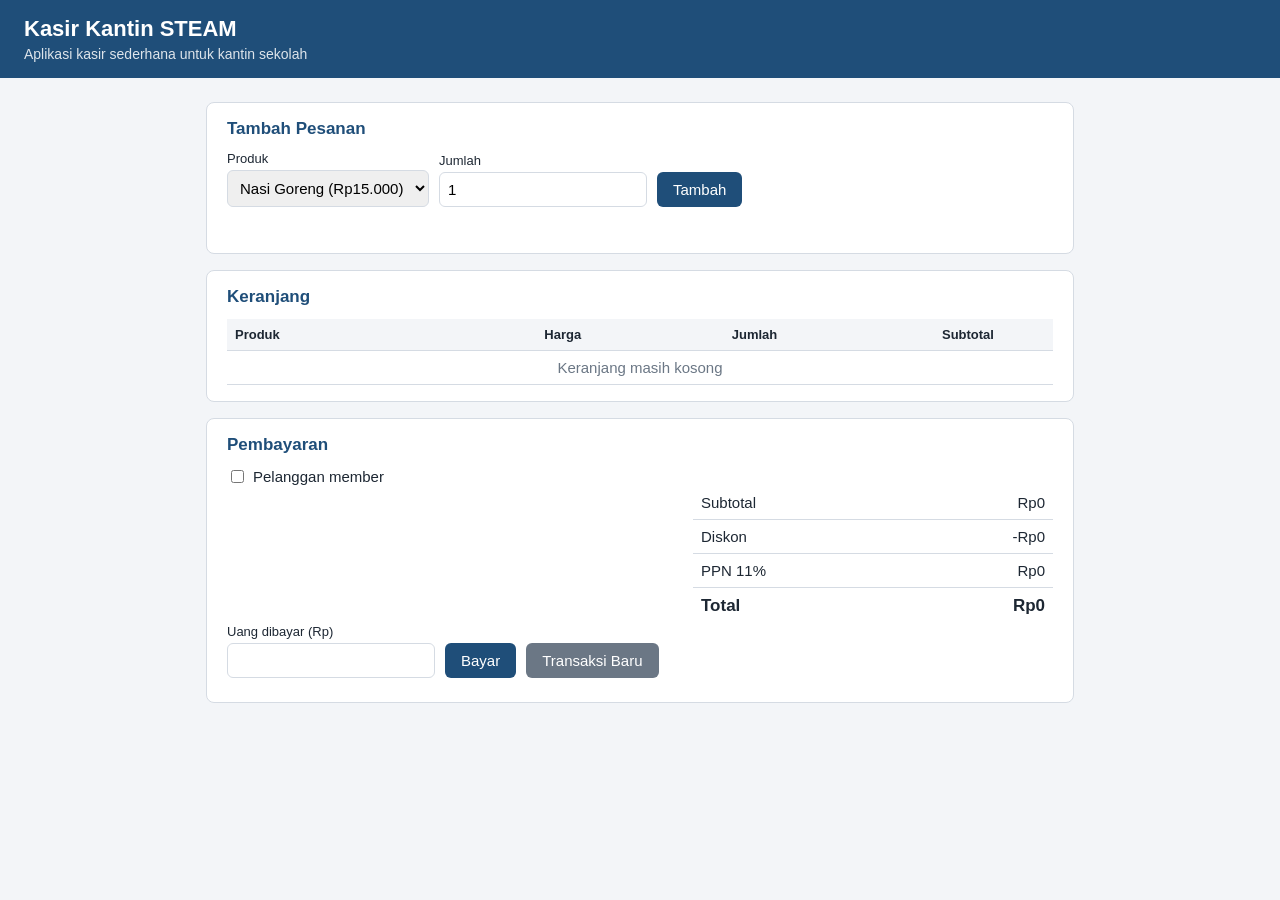
<file: bughunt-kasir/index.html>
<!doctype html>
<html lang="id">
<head>
  <meta charset="utf-8">
  <meta name="viewport" content="width=device-width, initial-scale=1">
  <title>Kasir Kantin STEAM</title>
  <style>
    :root {
      --biru: #1f4e79;
      --abu: #f3f5f8;
      --garis: #d5dbe3;
      --merah: #b42318;
      --hijau: #1a7f37;
    }
    * { box-sizing: border-box; }
    body {
      margin: 0;
      font-family: "Segoe UI", Arial, sans-serif;
      background: var(--abu);
      color: #1d2733;
    }
    header {
      background: var(--biru);
      color: white;
      padding: 16px 24px;
    }
    header h1 { margin: 0; font-size: 22px; }
    header p { margin: 4px 0 0; opacity: 0.85; font-size: 14px; }
    main {
      max-width: 900px;
      margin: 24px auto;
      padding: 0 16px;
      display: grid;
      gap: 16px;
    }
    section {
      background: white;
      border: 1px solid var(--garis);
      border-radius: 8px;
      padding: 16px 20px;
    }
    h2 { margin: 0 0 12px; font-size: 17px; color: var(--biru); }
    form, .baris-bayar {
      display: flex;
      flex-wrap: wrap;
      gap: 10px;
      align-items: flex-end;
    }
    label { display: flex; flex-direction: column; font-size: 13px; gap: 4px; }
    select, input[type=number] {
      padding: 8px;
      font-size: 15px;
      border: 1px solid var(--garis);
      border-radius: 6px;
      min-width: 120px;
    }
    button {
      padding: 9px 16px;
      font-size: 15px;
      border: none;
      border-radius: 6px;
      background: var(--biru);
      color: white;
      cursor: pointer;
    }
    button.sekunder { background: #6b7785; }
    button.hapus { background: transparent; color: var(--merah); padding: 4px 8px; font-size: 13px; }
    table { width: 100%; border-collapse: collapse; font-size: 15px; }
    th, td { padding: 8px; border-bottom: 1px solid var(--garis); text-align: left; }
    th { background: var(--abu); font-size: 13px; }
    .angka { text-align: right; }
    .kosong { text-align: center; color: #6b7785; }
    .ringkasan { width: 100%; max-width: 360px; margin-left: auto; }
    .ringkasan td:last-child { text-align: right; }
    .ringkasan tr.total td { font-weight: bold; font-size: 17px; border-bottom: none; }
    .member { flex-direction: row; align-items: center; gap: 6px; font-size: 15px; }
    .pesan { min-height: 20px; margin-top: 10px; font-size: 14px; }
    .pesan.error { color: var(--merah); }
    .pesan.sukses { color: var(--hijau); }
    #hasil-bayar { font-size: 18px; font-weight: bold; margin-top: 8px; }
  </style>
</head>
<body>
  <header>
    <h1>Kasir Kantin STEAM</h1>
    <p>Aplikasi kasir sederhana untuk kantin sekolah</p>
  </header>

  <main>
    <section>
      <h2>Tambah Pesanan</h2>
      <form id="form-tambah">
        <label>Produk
          <select id="produk"></select>
        </label>
        <label>Jumlah
          <input id="qty" type="number" value="1">
        </label>
        <button type="submit">Tambah</button>
      </form>
      <div id="pesan" class="pesan"></div>
    </section>

    <section>
      <h2>Keranjang</h2>
      <table>
        <thead>
          <tr>
            <th>Produk</th>
            <th class="angka">Harga</th>
            <th class="angka">Jumlah</th>
            <th class="angka">Subtotal</th>
            <th></th>
          </tr>
        </thead>
        <tbody id="isi-keranjang"></tbody>
      </table>
    </section>

    <section>
      <h2>Pembayaran</h2>
      <label class="member"><input id="member" type="checkbox"> Pelanggan member</label>
      <table class="ringkasan">
        <tr><td>Subtotal</td><td id="subtotal"></td></tr>
        <tr><td>Diskon</td><td id="diskon"></td></tr>
        <tr><td>PPN 11%</td><td id="ppn"></td></tr>
        <tr class="total"><td>Total</td><td id="total"></td></tr>
      </table>
      <div class="baris-bayar">
        <label>Uang dibayar (Rp)
          <input id="bayar" type="number" min="0" step="500">
        </label>
        <button id="tombol-bayar" type="button">Bayar</button>
        <button id="tombol-baru" type="button" class="sekunder">Transaksi Baru</button>
      </div>
      <div id="hasil-bayar"></div>
    </section>
  </main>

  <script src="kasir.js"></script>
  <script src="app.js"></script>
</body>
</html>
</file>
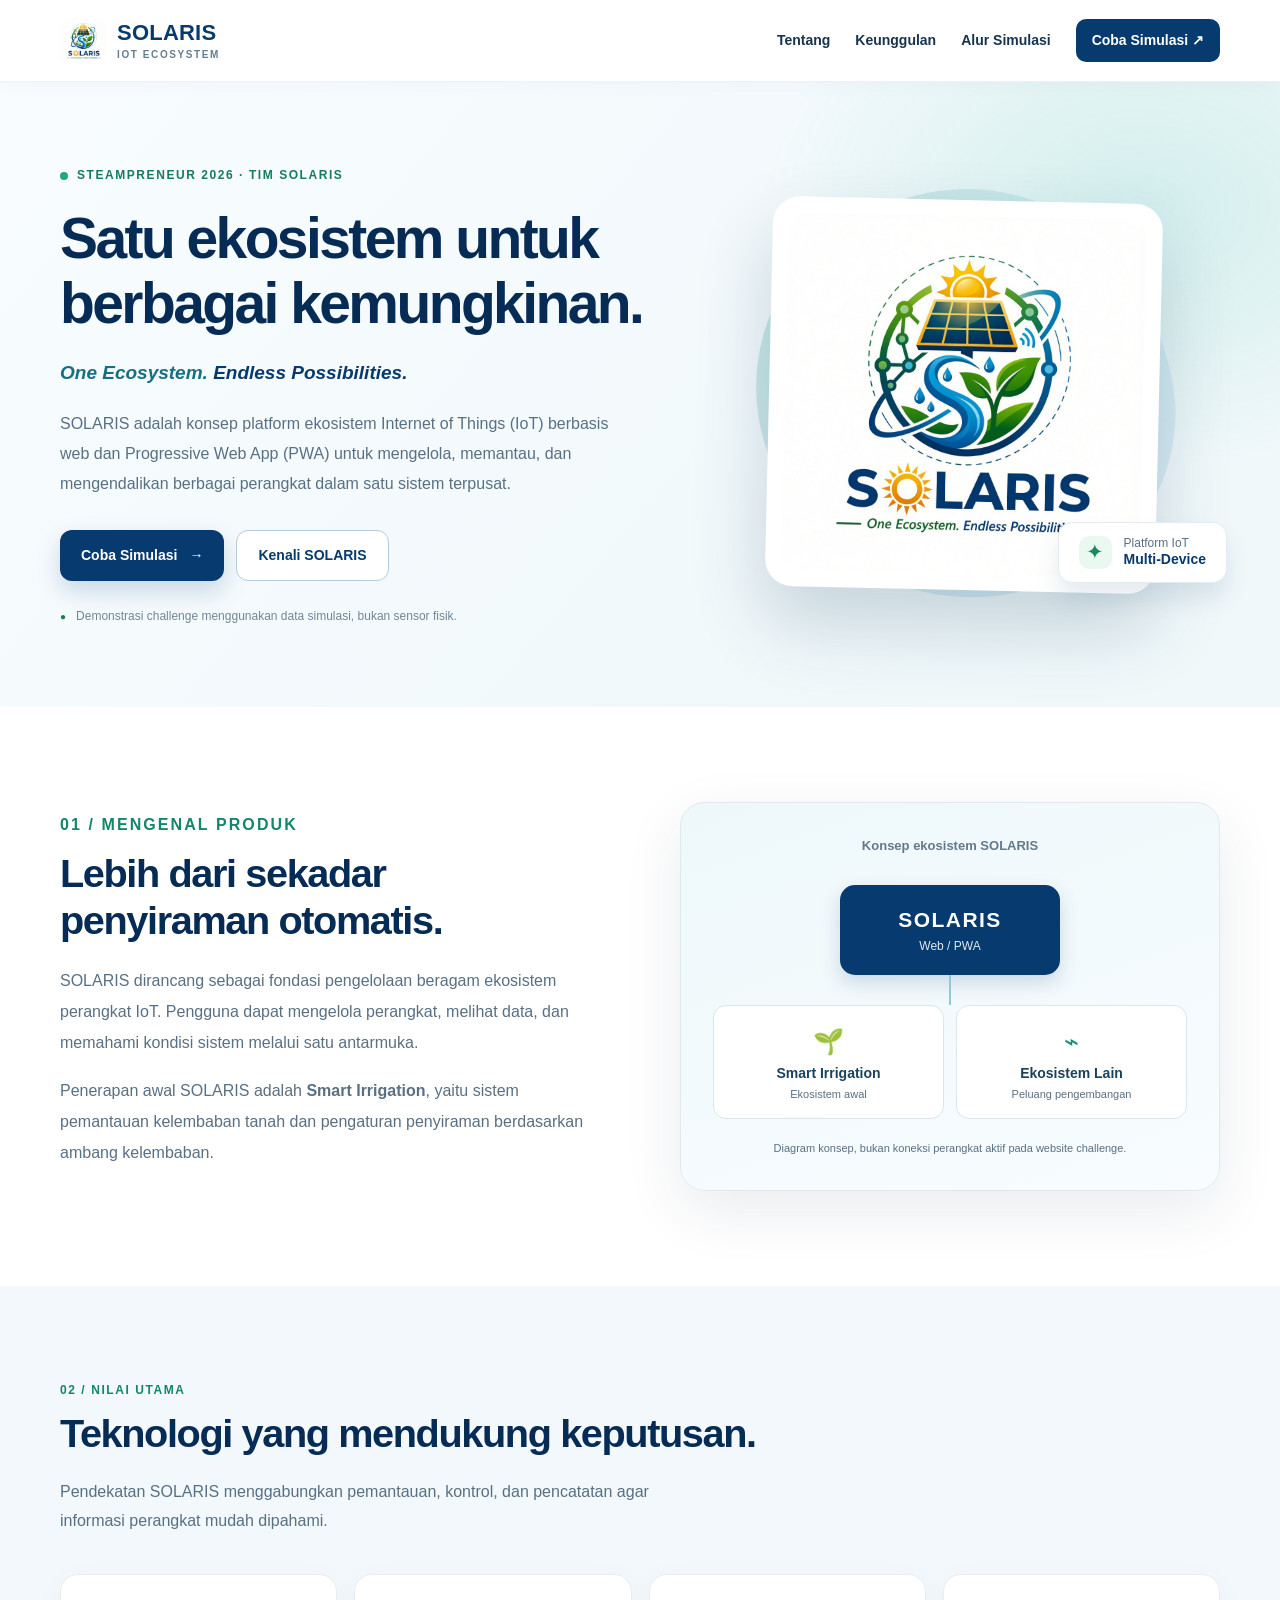
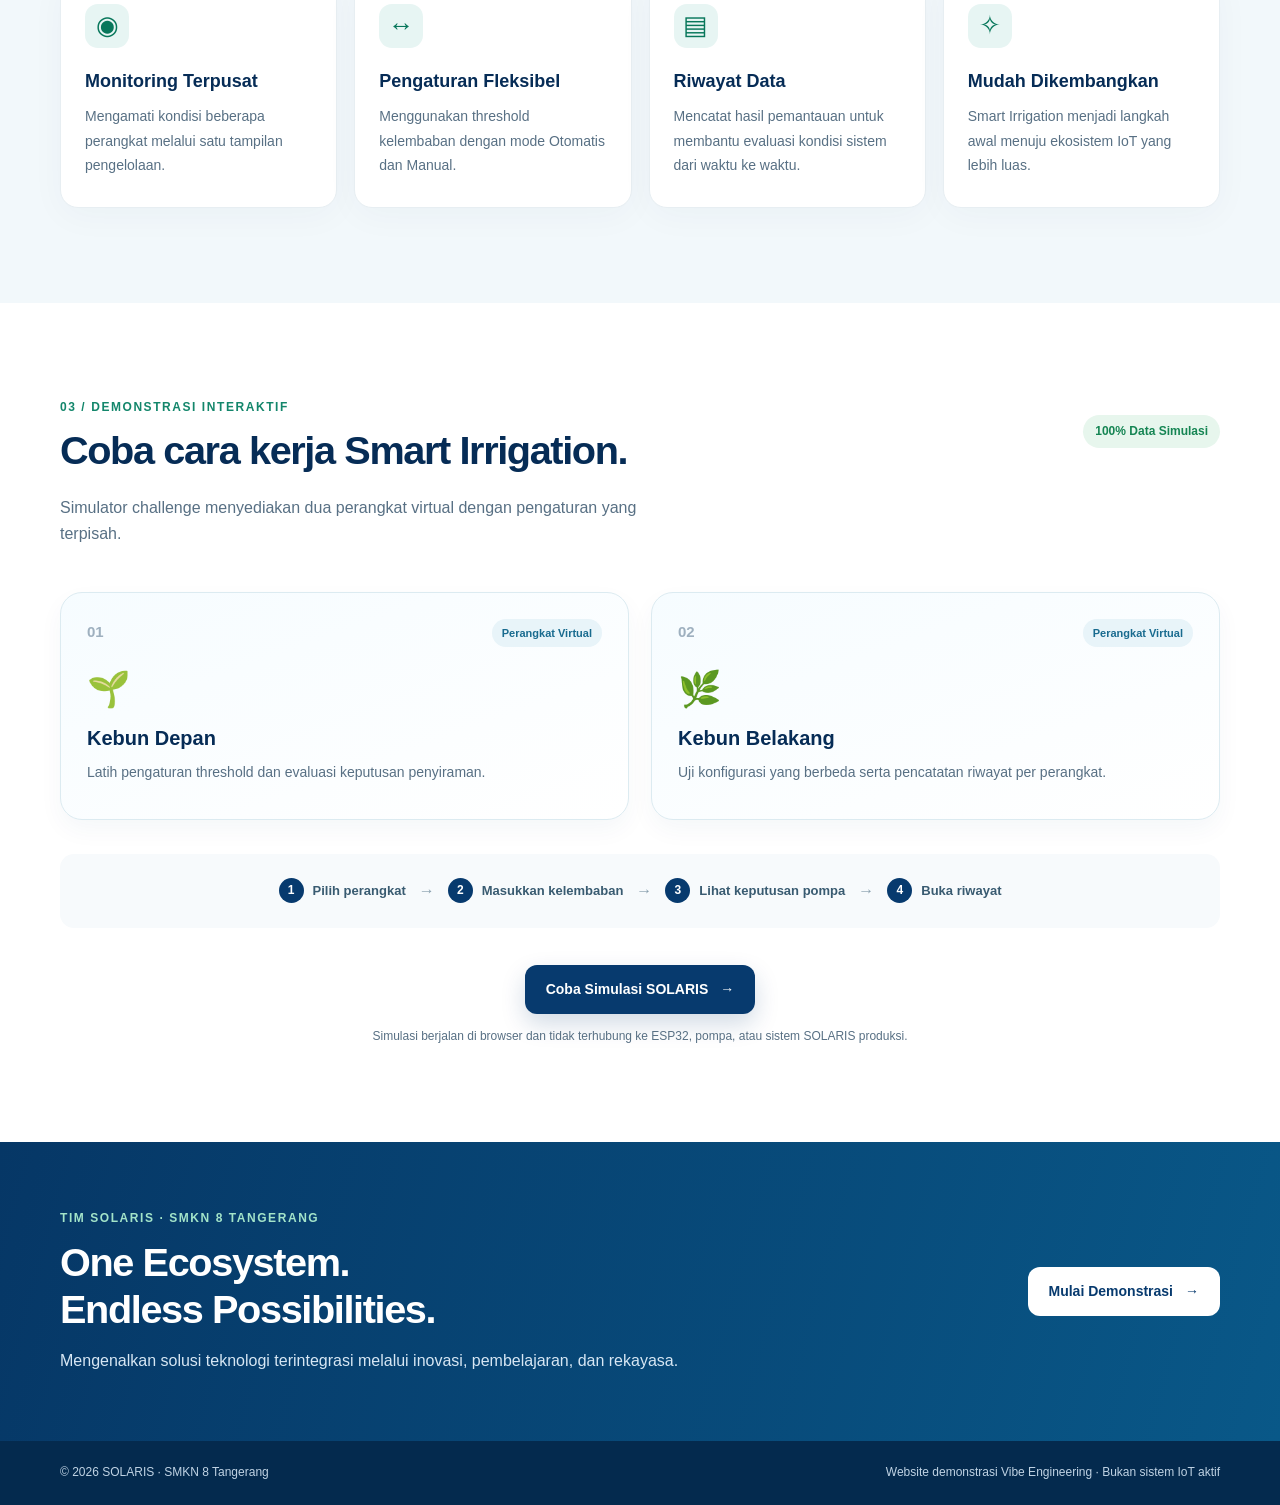
<file: src/index.html>
<!DOCTYPE html>
<html lang="id">
<head>
  <meta charset="UTF-8">
  <meta name="viewport" content="width=device-width, initial-scale=1.0">
  <meta name="description" content="SOLARIS adalah konsep platform ekosistem IoT untuk monitoring dan pengendalian perangkat. Kenali Smart Irrigation sebagai penerapan awalnya.">
  <meta name="theme-color" content="#073a6e">
  <title>SOLARIS — One Ecosystem. Endless Possibilities.</title>
  <link rel="icon" type="image/jpeg" href="./assets/logo-solaris.jpg">
  <link rel="stylesheet" href="./css/style.css">
</head>
<body>
  <a class="skip-link" href="#konten">Langsung ke konten</a>
  <header class="site-header">
    <div class="container nav-inner">
      <a class="brand" href="./index.html" aria-label="Beranda SOLARIS">
        <img src="./assets/logo-solaris.jpg" alt="" width="46" height="46">
        <span>SOLARIS<small>IoT Ecosystem</small></span>
      </a>
      <nav class="nav-links" aria-label="Navigasi utama">
        <a href="#tentang">Tentang</a>
        <a href="#keunggulan">Keunggulan</a>
        <a href="#alur">Alur Simulasi</a>
        <a class="nav-cta" href="./simulator.html">Coba Simulasi <span aria-hidden="true">↗</span></a>
      </nav>
    </div>
  </header>

  <main id="konten">
    <section class="hero">
      <div class="container hero-grid">
        <div class="hero-copy">
          <span class="eyebrow"><span class="dot" aria-hidden="true"></span> STEAMpreneur 2026 · Tim SOLARIS</span>
          <h1>Satu ekosistem untuk berbagai kemungkinan.</h1>
          <p class="tagline">One Ecosystem. <strong>Endless Possibilities.</strong></p>
          <p class="hero-desc">SOLARIS adalah konsep platform ekosistem Internet of Things (IoT) berbasis web dan Progressive Web App (PWA) untuk mengelola, memantau, dan mengendalikan berbagai perangkat dalam satu sistem terpusat.</p>
          <div class="hero-actions">
            <a class="btn btn-primary" href="./simulator.html">Coba Simulasi <span aria-hidden="true">→</span></a>
            <a class="btn btn-outline" href="#tentang">Kenali SOLARIS</a>
          </div>
          <div class="hero-note"><span aria-hidden="true">●</span> Demonstrasi challenge menggunakan data simulasi, bukan sensor fisik.</div>
        </div>
        <div class="hero-art" aria-label="Logo resmi SOLARIS">
          <div class="hero-art-glow" aria-hidden="true"></div>
          <div class="logo-card"><img src="./assets/logo-solaris.jpg" alt="Logo SOLARIS dengan elemen matahari, panel surya, tanaman, dan jejaring IoT"></div>
          <div class="floating-label"><span class="floating-icon" aria-hidden="true">✦</span><span>Platform IoT<br><strong>Multi-Device</strong></span></div>
        </div>
      </div>
    </section>

    <section class="section section-white" id="tentang">
      <div class="container about-grid">
        <div>
          <p class="section-kicker">01 / Mengenal Produk</p>
          <h2>Lebih dari sekadar penyiraman otomatis.</h2>
          <p>SOLARIS dirancang sebagai fondasi pengelolaan beragam ekosistem perangkat IoT. Pengguna dapat mengelola perangkat, melihat data, dan memahami kondisi sistem melalui satu antarmuka.</p>
          <p>Penerapan awal SOLARIS adalah <strong>Smart Irrigation</strong>, yaitu sistem pemantauan kelembaban tanah dan pengaturan penyiraman berdasarkan ambang kelembaban.</p>
        </div>
        <div class="concept-box">
          <div class="concept-heading">Konsep ekosistem SOLARIS</div>
          <div class="concept-center">SOLARIS <span>Web / PWA</span></div>
          <div class="concept-line" aria-hidden="true"></div>
          <div class="concept-nodes">
            <div><span aria-hidden="true">🌱</span><strong>Smart Irrigation</strong><small>Ekosistem awal</small></div>
            <div><span aria-hidden="true">⌁</span><strong>Ekosistem Lain</strong><small>Peluang pengembangan</small></div>
          </div>
          <p class="concept-foot">Diagram konsep, bukan koneksi perangkat aktif pada website challenge.</p>
        </div>
      </div>
    </section>

    <section class="section section-tint" id="keunggulan">
      <div class="container">
        <p class="section-kicker">02 / Nilai Utama</p>
        <h2>Teknologi yang mendukung keputusan.</h2>
        <p class="section-intro">Pendekatan SOLARIS menggabungkan pemantauan, kontrol, dan pencatatan agar informasi perangkat mudah dipahami.</p>
        <div class="feature-grid">
          <article class="feature-card"><div class="feature-icon" aria-hidden="true">◉</div><h3>Monitoring Terpusat</h3><p>Mengamati kondisi beberapa perangkat melalui satu tampilan pengelolaan.</p></article>
          <article class="feature-card"><div class="feature-icon" aria-hidden="true">↔</div><h3>Pengaturan Fleksibel</h3><p>Menggunakan threshold kelembaban dengan mode Otomatis dan Manual.</p></article>
          <article class="feature-card"><div class="feature-icon" aria-hidden="true">▤</div><h3>Riwayat Data</h3><p>Mencatat hasil pemantauan untuk membantu evaluasi kondisi sistem dari waktu ke waktu.</p></article>
          <article class="feature-card"><div class="feature-icon" aria-hidden="true">✧</div><h3>Mudah Dikembangkan</h3><p>Smart Irrigation menjadi langkah awal menuju ekosistem IoT yang lebih luas.</p></article>
        </div>
      </div>
    </section>

    <section class="section section-white" id="alur">
      <div class="container">
        <div class="demo-heading"><div><p class="section-kicker">03 / Demonstrasi Interaktif</p><h2>Coba cara kerja Smart Irrigation.</h2><p>Simulator challenge menyediakan dua perangkat virtual dengan pengaturan yang terpisah.</p></div><span class="pill">100% Data Simulasi</span></div>
        <div class="device-grid">
          <article class="device-card"><div class="device-top"><span class="device-number">01</span><span class="virtual-badge">Perangkat Virtual</span></div><div class="device-icon" aria-hidden="true">🌱</div><h3>Kebun Depan</h3><p>Latih pengaturan threshold dan evaluasi keputusan penyiraman.</p></article>
          <article class="device-card"><div class="device-top"><span class="device-number">02</span><span class="virtual-badge">Perangkat Virtual</span></div><div class="device-icon" aria-hidden="true">🌿</div><h3>Kebun Belakang</h3><p>Uji konfigurasi yang berbeda serta pencatatan riwayat per perangkat.</p></article>
        </div>
        <div class="flow-steps" aria-label="Tahapan mencoba simulasi">
          <div><strong>1</strong><span>Pilih perangkat</span></div><span class="step-arrow" aria-hidden="true">→</span>
          <div><strong>2</strong><span>Masukkan kelembaban</span></div><span class="step-arrow" aria-hidden="true">→</span>
          <div><strong>3</strong><span>Lihat keputusan pompa</span></div><span class="step-arrow" aria-hidden="true">→</span>
          <div><strong>4</strong><span>Buka riwayat</span></div>
        </div>
        <div class="center-action"><a class="btn btn-primary" href="./simulator.html">Coba Simulasi SOLARIS <span aria-hidden="true">→</span></a><p>Simulasi berjalan di browser dan tidak terhubung ke ESP32, pompa, atau sistem SOLARIS produksi.</p></div>
      </div>
    </section>

    <section class="closing">
      <div class="container closing-inner"><div><p class="section-kicker">Tim SOLARIS · SMKN 8 Tangerang</p><h2>One Ecosystem.<br>Endless Possibilities.</h2><p>Mengenalkan solusi teknologi terintegrasi melalui inovasi, pembelajaran, dan rekayasa.</p></div><a class="btn btn-light" href="./simulator.html">Mulai Demonstrasi <span aria-hidden="true">→</span></a></div>
    </section>
  </main>
  <footer class="site-footer"><div class="container footer-inner"><span>© 2026 SOLARIS · SMKN 8 Tangerang</span><span>Website demonstrasi Vibe Engineering · Bukan sistem IoT aktif</span></div></footer>
</body>
</html>
</file>
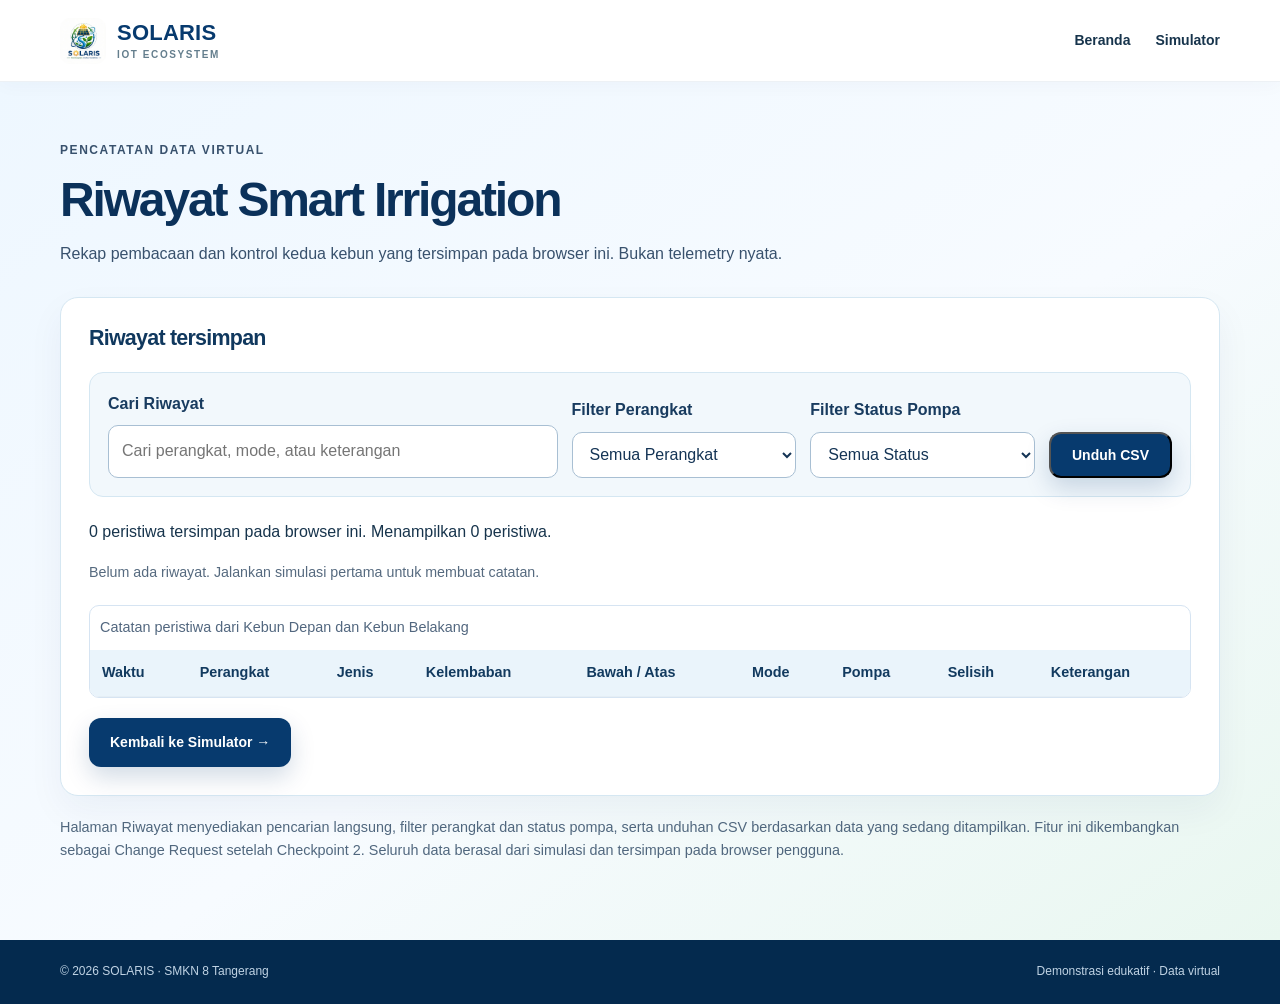
<file: src/riwayat.html>
<!doctype html>
<html lang="id">
<head>
  <meta charset="utf-8">
  <meta name="viewport" content="width=device-width, initial-scale=1">
  <meta name="theme-color" content="#073a6e">
  <title>Riwayat Simulasi — SOLARIS</title>
  <link rel="icon" href="./assets/logo-solaris.jpg" type="image/jpeg">
  <link rel="stylesheet" href="./css/style.css">
  <link rel="stylesheet" href="./css/simulator.css">
  <script type="module" src="./js/riwayat.mjs"></script>
</head>
<body>
  <a class="skip-link" href="#catatan">Langsung ke riwayat</a>
  <header class="site-header"><div class="container nav-inner">
    <a class="brand" href="./index.html"><img src="./assets/logo-solaris.jpg" alt="" width="46" height="46"><span>SOLARIS<small>IoT Ecosystem</small></span></a>
    <nav class="nav-links" aria-label="Menu riwayat"><a href="./index.html">Beranda</a><a href="./simulator.html">Simulator</a></nav>
  </div></header>
  <main id="catatan" class="sim-background"><div class="container sim-container">
    <div class="sim-intro"><p class="section-kicker">PENCATATAN DATA VIRTUAL</p>
      <h1>Riwayat Smart Irrigation</h1>
      <p>Rekap pembacaan dan kontrol kedua kebun yang tersimpan pada browser ini. Bukan telemetry nyata.</p></div>
    <section class="sim-panel"><h2>Riwayat tersimpan</h2>
<div class="riwayat-filter" aria-label="Pencarian dan filter riwayat">
  <div class="riwayat-filter-item">
    <label for="cari-riwayat">Cari Riwayat</label>
    <input
      type="search"
      id="cari-riwayat"
      placeholder="Cari perangkat, mode, atau keterangan"
      autocomplete="off"
    >
  </div>

  <div class="riwayat-filter-item">
    <label for="filter-perangkat">Filter Perangkat</label>
    <select id="filter-perangkat">
      <option value="">Semua Perangkat</option>
      <option value="depan">Kebun Depan</option>
      <option value="belakang">Kebun Belakang</option>
    </select>
  </div>

  <div class="riwayat-filter-item">
    <label for="filter-pompa">Filter Status Pompa</label>
    <select id="filter-pompa">
      <option value="">Semua Status</option>
      <option value="ON">ON</option>
      <option value="OFF">OFF</option>
    </select>
  </div>

  <div class="riwayat-filter-item riwayat-filter-aksi">
    <button type="button" id="unduh-csv" class="btn btn-primary">
      Unduh CSV
    </button>
  </div>
</div>

      <p id="jumlah-riwayat" aria-live="polite">Memuat data...</p>
      <p id="riwayat-error" class="sim-message" data-status="salah" role="alert" hidden></p>
      <p id="riwayat-kosong" class="sim-hint" hidden>Belum ada riwayat. Jalankan simulasi pertama untuk membuat catatan.</p>
      <p id="data-tidak-ditemukan" class="sim-hint" aria-live="polite" hidden>Data tidak ditemukan</p>
      <div class="sim-table-wrap"><table class="sim-table">
        <caption>Catatan peristiwa dari Kebun Depan dan Kebun Belakang</caption>
        <thead><tr><th>Waktu</th><th>Perangkat</th><th>Jenis</th><th>Kelembaban</th><th>Bawah / Atas</th><th>Mode</th><th>Pompa</th><th>Selisih</th><th>Keterangan</th></tr></thead>
        <tbody id="baris-riwayat"></tbody>
      </table></div>
      <a class="btn btn-primary" href="./simulator.html">Kembali ke Simulator →</a>
    </section>
<p class="sim-disclaimer">
  Halaman Riwayat menyediakan pencarian langsung, filter perangkat dan status pompa,
  serta unduhan CSV berdasarkan data yang sedang ditampilkan.
  Fitur ini dikembangkan sebagai Change Request setelah Checkpoint 2.
  Seluruh data berasal dari simulasi dan tersimpan pada browser pengguna.
</p>

  </div></main>
  <footer class="site-footer"><div class="container footer-inner"><span>© 2026 SOLARIS · SMKN 8 Tangerang</span><span>Demonstrasi edukatif · Data virtual</span></div></footer>
</body>
</html>
</file>
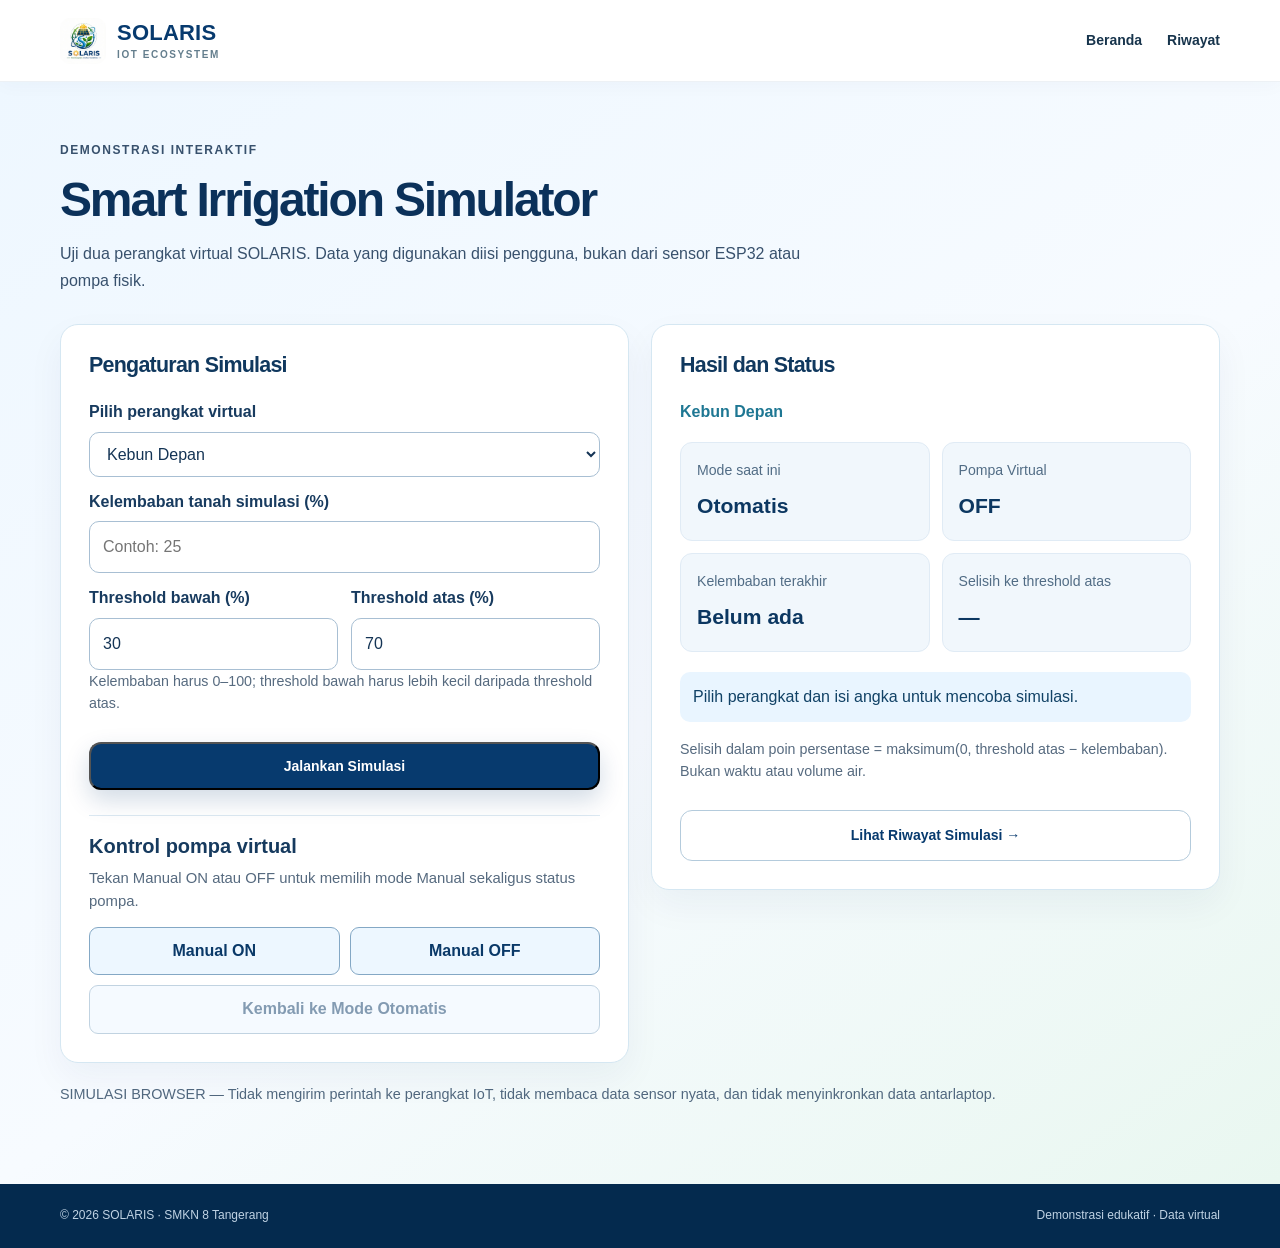
<file: src/simulator.html>
<!doctype html>
<html lang="id">
<head>
  <meta charset="utf-8">
  <meta name="viewport" content="width=device-width, initial-scale=1">
  <meta name="theme-color" content="#073a6e">
  <title>Simulator Smart Irrigation — SOLARIS</title>
  <link rel="icon" href="./assets/logo-solaris.jpg" type="image/jpeg">
  <link rel="stylesheet" href="./css/style.css">
  <link rel="stylesheet" href="./css/simulator.css">
  <script type="module" src="./js/app.mjs"></script>
</head>
<body>
  <a class="skip-link" href="#simulasi">Langsung ke simulator</a>
  <header class="site-header"><div class="container nav-inner">
    <a class="brand" href="./index.html"><img src="./assets/logo-solaris.jpg" alt="" width="46" height="46"><span>SOLARIS<small>IoT Ecosystem</small></span></a>
    <nav class="nav-links" aria-label="Menu simulasi"><a href="./index.html">Beranda</a><a href="./riwayat.html">Riwayat</a></nav>
  </div></header>
  <main class="sim-background" id="simulasi"><div class="container sim-container">
    <div class="sim-intro"><p class="section-kicker">DEMONSTRASI INTERAKTIF</p>
      <h1>Smart Irrigation Simulator</h1>
      <p>Uji dua perangkat virtual SOLARIS. Data yang digunakan diisi pengguna, bukan dari sensor ESP32 atau pompa fisik.</p>
    </div>
    <div class="sim-layout">
      <section class="sim-panel" aria-labelledby="pengaturan"><h2 id="pengaturan">Pengaturan Simulasi</h2>
        <label for="pilih-perangkat">Pilih perangkat virtual</label>
        <select id="pilih-perangkat"><option value="depan">Kebun Depan</option><option value="belakang">Kebun Belakang</option></select>
        <form id="form-simulasi" novalidate>
          <label for="kelembaban">Kelembaban tanah simulasi (%)</label>
          <input type="number" id="kelembaban" min="0" max="100" step="1" inputmode="numeric" placeholder="Contoh: 25" required>
          <div class="sim-two-col">
            <div><label for="bawah">Threshold bawah (%)</label><input type="number" id="bawah" min="0" max="99" step="1" required value="30"></div>
            <div><label for="atas">Threshold atas (%)</label><input type="number" id="atas" min="1" max="100" step="1" required value="70"></div>
          </div>
          <p class="sim-hint">Kelembaban harus 0–100; threshold bawah harus lebih kecil daripada threshold atas.</p>
          <button class="btn btn-primary sim-button" type="submit">Jalankan Simulasi</button>
        </form>
        <div class="sim-controls" aria-label="Kontrol virtual">
          <h3>Kontrol pompa virtual</h3>
          <p>Tekan Manual ON atau OFF untuk memilih mode Manual sekaligus status pompa.</p>
          <div class="sim-actions"><button type="button" id="manual-on">Manual ON</button><button type="button" id="manual-off">Manual OFF</button></div>
          <button type="button" id="mode-otomatis" class="sim-auto-button">Kembali ke Mode Otomatis</button>
        </div>
      </section>
      <section class="sim-panel" aria-labelledby="hasil"><h2 id="hasil">Hasil dan Status</h2>
        <p class="sim-device-name" id="nama-perangkat">Kebun Depan</p>
        <div class="sim-stats">
          <div><span>Mode saat ini</span><strong id="status-mode">Otomatis</strong></div>
          <div><span>Pompa Virtual</span><strong id="status-pompa">OFF</strong></div>
          <div><span>Kelembaban terakhir</span><strong id="hasil-kelembaban">Belum ada</strong></div>
          <div><span>Selisih ke threshold atas</span><strong id="hasil-selisih">—</strong></div>
        </div>
        <p class="sim-message" id="pesan" role="status" aria-live="polite">Pilih perangkat dan isi angka untuk mencoba simulasi.</p>
        <p class="sim-hint">Selisih dalam poin persentase = maksimum(0, threshold atas − kelembaban). Bukan waktu atau volume air.</p>
        <a class="btn btn-outline sim-button" href="./riwayat.html">Lihat Riwayat Simulasi →</a>
      </section>
    </div>
    <p class="sim-disclaimer">SIMULASI BROWSER — Tidak mengirim perintah ke perangkat IoT, tidak membaca data sensor nyata, dan tidak menyinkronkan data antarlaptop.</p>
  </div></main>
  <footer class="site-footer"><div class="container footer-inner"><span>© 2026 SOLARIS · SMKN 8 Tangerang</span><span>Demonstrasi edukatif · Data virtual</span></div></footer>
</body>
</html>
</file>
<file: src/css/style.css>
:root {
  --navy:#073a6e;
  --navy-dark:#062c56;
  --blue:#1578ac;
  --green:#17804d;
  --gold:#e8ac12;
  --ink:#17344c;
  --muted:#587084;
  --line:#e1ebf2;
  --tint:#f2f8fb;
  --white:#fff;
  --shadow:0 20px 60px rgba(5,43,79,.09)
}

* {
  box-sizing:border-box
}

html {
  scroll-behavior:smooth
}

body {
  margin:0;
  font-family:Inter,ui-sans-serif,-apple-system,BlinkMacSystemFont,"Segoe UI",Arial,sans-serif;
  color:var(--ink);
  background:#fff;
  line-height:1.65
}

img {
  max-width:100%;
  display:block
}

a {
  text-decoration:none;
  color:inherit
}

a:focus-visible {
  outline:3px solid var(--gold);
  outline-offset:4px;
  border-radius:4px
}

.container {
  width:min(1160px,calc(100% - 44px));
  margin:0 auto
}

.skip-link {
  position:absolute;
  top:-100px;
  left:20px;
  background:#fff;
  color:#073a6e;
  padding:10px;
  z-index:100
}

.skip-link:focus {
  top:10px
}

.site-header {
  height:82px;
  background:#fff;
  border-bottom:1px solid #edf1f5;
  position:sticky;
  top:0;
  z-index:20;
  box-shadow:0 3px 18px rgba(16,54,88,.03)
}

.nav-inner {
  height:100%;
  display:flex;
  align-items:center;
  justify-content:space-between;
  gap:25px
}

.brand {
  display:inline-flex;
  align-items:center;
  gap:11px;
  min-width:0;
  color:var(--navy);
  font-size:22px;
  font-weight:850;
  letter-spacing:.01em;
  line-height:1.1
}

.brand img {
  border-radius:10px;
  object-fit:contain;
  flex-shrink:0
}

.brand small {
  display:block;
  color:#647e8d;
  font-size:10px;
  letter-spacing:.16em;
  text-transform:uppercase;
  margin-top:4px;
  font-weight:750
}

.nav-links {
  display:flex;
  align-items:center;
  gap:25px;
  font-size:14px;
  font-weight:650
}

.nav-links>a:not(.nav-cta):hover {
  color:#0b89b8
}

.nav-cta {
  background:var(--navy);
  border-radius:10px;
  color:#fff;
  padding:10px 16px
}

.nav-cta:hover {
  background:#135d99
}

.hero {
  background:radial-gradient(ellipse 42% 60% at 89% 20%,rgba(26,176,155,.14),transparent 70%),linear-gradient(130deg,#f8fcff,#f0f8fa 80%);
  overflow:hidden
}

.hero-grid {
  min-height:620px;
  padding:80px 0;
  display:grid;
  grid-template-columns:1.07fr .93fr;
  align-items:center;
  gap:58px
}

.eyebrow {
  font-size:12px;
  letter-spacing:.13em;
  text-transform:uppercase;
  font-weight:800;
  color:#167a66;
  display:inline-flex;
  align-items:center;
  gap:9px
}

.dot {
  background:#21a877;
  width:8px;
  height:8px;
  border-radius:50%
}

h1,h2,h3,p {
  margin-top:0
}

h1 {
  font-size:clamp(38px,4.45vw,62px);
  line-height:1.13;
  letter-spacing:-.045em;
  margin:18px 0 22px;
  color:var(--navy-dark)
}

h2 {
  font-size:clamp(30px,3.1vw,44px);
  line-height:1.2;
  letter-spacing:-.035em;
  color:var(--navy-dark);
  margin:9px 0 20px
}

h3 {
  color:var(--navy-dark);
  font-size:20px;
  line-height:1.3
}

.tagline {
  font-size:19px;
  color:#176f83;
  font-style:italic;
  font-weight:650;
  margin-bottom:21px
}

.tagline strong {
  color:var(--navy);
  font-weight:800
}

.hero-desc {
  font-size:16px;
  line-height:1.85;
  color:var(--muted);
  max-width:580px
}

.hero-actions {
  display:flex;
  gap:12px;
  flex-wrap:wrap;
  margin-top:32px
}

.btn {
  display:inline-flex;
  align-items:center;
  justify-content:center;
  gap:12px;
  border-radius:12px;
  padding:13px 21px;
  font-size:14px;
  font-weight:750;
  white-space:nowrap;
  min-height:48px;
  transition:transform .15s,background .15s,box-shadow .15s
}

.btn:hover {
  transform:translateY(-2px)
}

.btn-primary {
  color:#fff;
  background:var(--navy);
  box-shadow:0 10px 25px rgba(7,58,110,.18)
}

.btn-primary:hover {
  background:#115792
}

.btn-outline {
  border:1px solid #b4cbdc;
  color:var(--navy);
  background:#fff
}

.btn-outline:hover {
  background:#eef6fb
}

.hero-note {
  font-size:12px;
  color:#718698;
  margin-top:26px;
  display:flex;
  align-items:center;
  gap:10px
}

.hero-note span {
  color:var(--green);
  font-size:10px
}

.hero-art {
  position:relative;
  min-height:425px;
  display:flex;
  justify-content:center;
  align-items:center
}

.hero-art-glow {
  position:absolute;
  background:linear-gradient(145deg,#addbd9,#d1e6f4);
  width:410px;
  height:410px;
  border-radius:49% 51% 45% 55%;
  transform:rotate(-16deg);
  opacity:.66
}

.logo-card {
  position:relative;
  background:white;
  padding:16px;
  width:min(100%,390px);
  border-radius:27px;
  box-shadow:0 35px 75px rgba(5,54,84,.19);
  transform:rotate(1.3deg)
}

.logo-card img {
  width:100%;
  aspect-ratio:1;
  object-fit:contain;
  border-radius:18px
}

.floating-label {
  position:absolute;
  right:-7px;
  bottom:24px;
  padding:13px 20px;
  background:#fff;
  border:1px solid #e2edf2;
  box-shadow:0 15px 25px rgba(7,58,110,.1);
  border-radius:14px;
  display:flex;
  align-items:center;
  gap:12px;
  line-height:1.25;
  color:var(--muted);
  font-size:12px
}

.floating-label strong {
  font-size:14px;
  color:var(--navy)
}

.floating-icon {
  width:33px;
  height:33px;
  border-radius:10px;
  background:#eaf9f0;
  color:#19885d;
  display:grid;
  place-items:center;
  font-size:21px
}

.section {
  padding:95px 0;
  scroll-margin-top:82px
}

.section-white {
  background:#fff
}

.section-tint {
  background:var(--tint)
}

.section-kicker {
  color:#13866b;
  text-transform:uppercase;
  letter-spacing:.13em;
  font-weight:800;
  font-size:12px;
  margin-bottom:10px
}

.section p:not(.section-kicker) {
  color:var(--muted)
}

.about-grid {
  display:grid;
  grid-template-columns:1fr 1fr;
  gap:80px;
  align-items:center
}

.about-grid>div:first-child>p {
  font-size:16px;
  line-height:1.95
}

.concept-box {
  padding:32px;
  background:linear-gradient(160deg,#eef8fa,#f8fcff);
  border-radius:24px;
  border:1px solid #dcebf1;
  box-shadow:var(--shadow);
  text-align:center
}

.concept-heading {
  font-size:13px;
  font-weight:750;
  color:#64788c;
  margin-bottom:28px
}

.concept-center {
  background:var(--navy);
  color:#fff;
  padding:18px 20px;
  width:220px;
  max-width:100%;
  margin:auto;
  border-radius:15px;
  font-size:21px;
  font-weight:850;
  letter-spacing:.07em;
  box-shadow:0 8px 20px rgba(3,59,113,.17)
}

.concept-center span {
  display:block;
  color:#d9ebf8;
  font-weight:500;
  font-size:12px;
  letter-spacing:normal
}

.concept-line {
  height:30px;
  width:2px;
  background:#97c7d2;
  margin:auto
}

.concept-nodes {
  display:grid;
  grid-template-columns:1fr 1fr;
  gap:12px
}

.concept-nodes>div {
  background:white;
  border:1px solid #d9e6ed;
  border-radius:13px;
  padding:15px 8px
}

.concept-nodes span {
  display:block;
  font-size:25px;
  color:#0c927a
}

.concept-nodes strong,.concept-nodes small {
  display:block
}

.concept-nodes strong {
  font-size:14px;
  color:#1a435b
}

.concept-nodes small {
  font-size:11px;
  color:var(--muted)
}

.concept-box .concept-foot {
  font-size:11px;
  margin:20px 0 0
}

.section-intro {
  max-width:590px;
  line-height:1.8
}

.feature-grid {
  display:grid;
  grid-template-columns:repeat(4,1fr);
  gap:17px;
  margin-top:38px
}

.feature-card {
  background:#fff;
  border:1px solid #e7eef2;
  padding:29px 24px;
  border-radius:18px;
  box-shadow:0 8px 35px rgba(16,65,93,.035)
}

.feature-icon {
  width:44px;
  height:44px;
  background:#e7f5f3;
  color:#08775b;
  border-radius:13px;
  font-size:26px;
  display:grid;
  place-items:center;
  margin-bottom:22px
}

.feature-card h3 {
  font-size:18px;
  margin-bottom:11px
}

.feature-card p {
  font-size:14px;
  line-height:1.75;
  margin:0
}

.demo-heading {
  display:flex;
  align-items:flex-start;
  justify-content:space-between;
  gap:30px
}

.demo-heading p:not(.section-kicker) {
  max-width:610px
}

.pill {
  white-space:nowrap;
  background:#e7f6ed;
  color:#158553;
  font-size:12px;
  padding:7px 12px;
  border-radius:99px;
  font-weight:750;
  margin-top:17px
}

.device-grid {
  display:grid;
  grid-template-columns:1fr 1fr;
  gap:22px;
  margin:28px 0 34px
}

.device-card {
  border:1px solid #dcebf1;
  border-radius:22px;
  background:linear-gradient(160deg,#f6fcff,#fff);
  padding:26px;
  min-height:228px;
  box-shadow:0 10px 25px rgba(7,58,110,.045)
}

.device-top {
  display:flex;
  align-items:center;
  justify-content:space-between
}

.device-number {
  font-size:15px;
  color:#9eb0bf;
  font-weight:800
}

.virtual-badge {
  font-size:11px;
  padding:5px 10px;
  border-radius:50px;
  background:#e8f4f9;
  color:#196b8f;
  font-weight:700
}

.device-icon {
  font-size:35px;
  margin:13px 0 7px
}

.device-card h3 {
  margin-bottom:10px
}

.device-card p {
  font-size:14px;
  margin:0
}

.flow-steps {
  display:flex;
  align-items:center;
  justify-content:center;
  gap:13px;
  flex-wrap:wrap;
  background:#f7fafc;
  border-radius:14px;
  padding:24px 14px
}

.flow-steps>div {
  display:flex;
  align-items:center;
  gap:9px;
  font-size:13px;
  color:#395b71;
  font-weight:650
}

.flow-steps strong {
  background:var(--navy);
  color:white;
  width:25px;
  height:25px;
  display:grid;
  place-items:center;
  border-radius:50%;
  font-size:12px
}

.step-arrow {
  color:#8aa0af
}

.center-action {
  text-align:center;
  padding-top:37px
}

.center-action p {
  font-size:12px;
  margin:13px auto 0;
  max-width:580px
}

.closing {
  background:linear-gradient(105deg,#063766,#095888);
  color:#fff;
  padding:67px 0
}

.closing-inner {
  display:flex;
  justify-content:space-between;
  align-items:center;
  gap:36px
}

.closing .section-kicker {
  color:#a3e4c9
}

.closing h2 {
  color:#fff;
  margin:0 0 14px
}

.closing p:not(.section-kicker) {
  color:#d7e7f4;
  margin:0
}

.btn-light {
  background:#fff;
  color:var(--navy)
}

.site-footer {
  background:#042a4e;
  color:#c0d3e4;
  font-size:12px;
  padding:22px 0
}

.footer-inner {
  display:flex;
  justify-content:space-between;
  gap:18px;
  flex-wrap:wrap
}

.placeholder-main {
  background:#f2f8fb;
  min-height:calc(100vh - 152px);
  padding:100px 0
}

.placeholder-card {
  background:white;
  border:1px solid #dfebf3;
  box-shadow:var(--shadow);
  border-radius:22px;
  padding:64px;
  max-width:750px
}

.placeholder-card h1 {
  font-size:44px
}

.placeholder-card p {
  max-width:550px;
  color:var(--muted)
}

.placeholder-card .btn {
  margin-top:16px
}

@media(max-width:900px) {
  .nav-links {
    gap:15px
  }
  .hero-grid {
    grid-template-columns:1fr 1fr;
    gap:30px
  }
  .hero-art {
    min-height:340px
  }
  .hero-art-glow {
    width:320px;
    height:320px
  }
  .logo-card {
    width:320px
  }
  .about-grid {
    gap:35px
  }
  .feature-grid {
    grid-template-columns:repeat(2,1fr)
  }
}

@media(max-width:650px) {
  .container {
    width:min(100% - 30px,520px)
  }
  .site-header {
    height:auto;
    min-height:73px
  }
  .nav-inner {
    padding:12px 0
  }
  .brand {
    font-size:19px
  }
  .brand img {
    width:41px;
    height:41px
  }
  .nav-links>a:not(.nav-cta) {
    display:none
  }
  .nav-links {
    gap:0
  }
  .nav-cta {
    font-size:12px;
    padding:10px 11px
  }
  .hero-grid {
    display:flex;
    flex-direction:column;
    padding:51px 0 68px;
    gap:24px
  }
  .hero h1 {
    font-size:clamp(34px,9.2vw,46px)
  }
  .hero-desc {
    font-size:15px
  }
  .tagline {
    font-size:16px
  }
  .hero-actions .btn {
    flex:1
  }
  .hero-art {
    min-height:320px;
    width:100%
  }
  .hero-art-glow {
    width:285px;
    height:285px
  }
  .logo-card {
    width:275px;
    padding:10px
  }
  .floating-label {
    right:1px;
    bottom:2px
  }
  .section {
    padding:65px 0;
    scroll-margin-top:75px
  }
  .about-grid {
    grid-template-columns:1fr;
    gap:22px
  }
  .concept-box {
    padding:22px 15px
  }
  .feature-grid {
    gap:13px
  }
  .feature-card {
    padding:20px 17px
  }
  .feature-icon {
    margin-bottom:16px
  }
  .feature-card h3 {
    font-size:15px
  }
  .feature-card p {
    font-size:12px
  }
  .demo-heading {
    display:block
  }
  .pill {
    display:inline-block;
    margin:0 0 10px
  }
  .device-grid {
    grid-template-columns:1fr;
    gap:14px
  }
  .device-card {
    min-height:0
  }
  .flow-steps {
    justify-content:flex-start;
    gap:10px
  }
  .step-arrow {
    display:none
  }
  .flow-steps>div {
    width:calc(50% - 10px)
  }
  .closing-inner {
    align-items:flex-start;
    flex-direction:column
  }
  .placeholder-main {
    padding:45px 0
  }
  .placeholder-card {
    padding:32px 21px
  }
  .placeholder-card h1 {
    font-size:35px
  }
}

@media(prefers-reduced-motion:reduce) {
  html {
    scroll-behavior:auto
  }
  .btn {
    transition:none
  }
  .btn:hover {
    transform:none
  }
}
</file>
<file: src/css/simulator.css>
/* Modul tampilan simulator; tidak mengubah gaya landing page. */
.sim-background { min-height: 75vh; background: linear-gradient(145deg,#eef7ff,#f7fbff 55%,#e9f7f0); }
.sim-container { padding-top: 58px; padding-bottom: 64px; }
.sim-intro { max-width: 790px; margin-bottom: 30px; }
.sim-intro h1 { font-size: clamp(2rem,4vw,3rem); line-height: 1.16; color: #0b315a; margin: 12px 0; }
.sim-intro p { line-height: 1.7; color: #38516d; }
.sim-layout { display: grid; grid-template-columns: minmax(0, 1fr) minmax(0, 1fr); gap: 22px; align-items: start; }
.sim-panel { background: white; padding: 28px; border-radius: 18px; border: 1px solid #d5e7f2; box-shadow: 0 15px 36px #0b315a0d; min-width: 0; }
.sim-panel h2 { color: #10385e; font-size: 1.34rem; margin: 0 0 20px; }
.sim-panel label { display: block; font-weight: 700; margin: 12px 0 6px; color: #183b5f; }
.sim-panel input, .sim-panel select { width: 100%; padding: 12px 13px; border: 1px solid #a8bfd3; border-radius: 10px; font: inherit; color: #143455; background: #fff; }
.sim-panel input:focus, .sim-panel select:focus { outline: 3px solid #8dc8f5; outline-offset: 1px; }
.sim-two-col { display: grid; grid-template-columns: 1fr 1fr; gap: 13px; }
.sim-hint { font-size: 0.89rem; color: #566a7f; line-height: 1.55; }
.sim-button { margin-top: 14px; width: 100%; justify-content: center; text-align: center; }
.sim-controls { margin-top: 25px; padding-top: 17px; border-top: 1px solid #dce9f2; }
.sim-controls h3 { color: #163a5e; margin: 0 0 8px; }
.sim-controls p { font-size: 0.93rem; color: #566a7f; line-height: 1.5; }
.sim-actions { display: flex; gap: 10px; }
.sim-actions button, .sim-auto-button { min-height: 44px; border: 1px solid #84a8c5; background: #edf7ff; border-radius: 9px; color: #0a3968; font: inherit; font-weight: 700; cursor: pointer; padding: 10px 14px; }
.sim-actions button { flex: 1; }
.sim-auto-button { width: 100%; margin-top: 10px; }
.sim-actions button:hover, .sim-auto-button:hover { background: #dceeff; }
.sim-actions button:focus-visible, .sim-auto-button:focus-visible { outline: 3px solid #f0ba43; }
.sim-actions button:disabled, .sim-auto-button:disabled { opacity: 0.5; cursor: not-allowed; }
.sim-device-name { font-weight: 700; color: #1e7793; }
.sim-stats { display: grid; grid-template-columns: 1fr 1fr; gap: 12px; }
.sim-stats > div { background: #f1f7fc; border: 1px solid #e0ebf5; border-radius: 12px; padding: 16px; }
.sim-stats span { display: block; font-size: 0.88rem; color: #516c85; }
.sim-stats strong { display: block; font-size: 1.32rem; margin-top: 7px; color: #0c3761; overflow-wrap: anywhere; }
.sim-message { margin-top: 20px; padding: 13px; border-radius: 10px; background: #e9f5ff; color: #114266; line-height: 1.5; }
.sim-message[data-status='salah'] { background: #fff1ed; color: #8c291c; }
.sim-message[data-status='berhasil'] { background: #eaf7ef; color: #1c6335; }
.sim-disclaimer { margin-top: 20px; font-size: 0.9rem; color: #50677e; line-height: 1.6; }
.sim-table-wrap { overflow-x: auto; margin: 22px 0 20px; border-radius: 10px; border: 1px solid #d6e4f2; }
.sim-table { width: 100%; border-collapse: collapse; min-width: 925px; font-size: 0.9rem; }
.sim-table caption { text-align: left; padding: 10px; color: #52677f; }
.sim-table th, .sim-table td { padding: 11px 12px; border-bottom: 1px solid #e5eef5; text-align: left; vertical-align: top; }
.sim-table th { background: #eaf4fb; color: #123a5f; white-space: nowrap; }
.sim-table tr:nth-child(even) td { background: #f8fbfe; }
[hidden] { display: none !important; }
@media (max-width: 850px) { .sim-layout { grid-template-columns: 1fr; } }
@media (max-width: 540px) { .sim-container { padding-top: 34px; } .sim-panel { padding: 18px; } .sim-two-col { grid-template-columns: 1fr; gap: 0; } .sim-stats { gap: 8px; } .sim-stats > div { padding: 12px; } .sim-stats strong { font-size: 1.14rem; } }

/* Change Request: pencarian dan filter halaman Riwayat */
.riwayat-filter {
  display: grid;
  grid-template-columns: minmax(180px, 2fr)
                         minmax(150px, 1fr)
                         minmax(140px, 1fr)
                         auto;
  gap: 14px;
  align-items: end;
  padding: 18px;
  margin: 18px 0 22px;
  border: 1px solid #d5e7f2;
  border-radius: 14px;
  background: #f2f8fc;
}

.riwayat-filter-item {
  min-width: 0;
}

.riwayat-filter-item label {
  display: block;
  margin: 0 0 8px;
  font-weight: 700;
  color: #183b5f;
}

.riwayat-filter-item input,
.riwayat-filter-item select {
  width: 100%;
  min-height: 46px;
}

.riwayat-filter-aksi .btn {
  min-height: 46px;
  width: 100%;
  white-space: nowrap;
  cursor: pointer;
}

@media (max-width: 900px) {
  .riwayat-filter {
    grid-template-columns: repeat(2, minmax(0, 1fr));
  }
}

@media (max-width: 540px) {
  .riwayat-filter {
    grid-template-columns: 1fr;
    padding: 14px;
    gap: 12px;
  }
}
</file>
